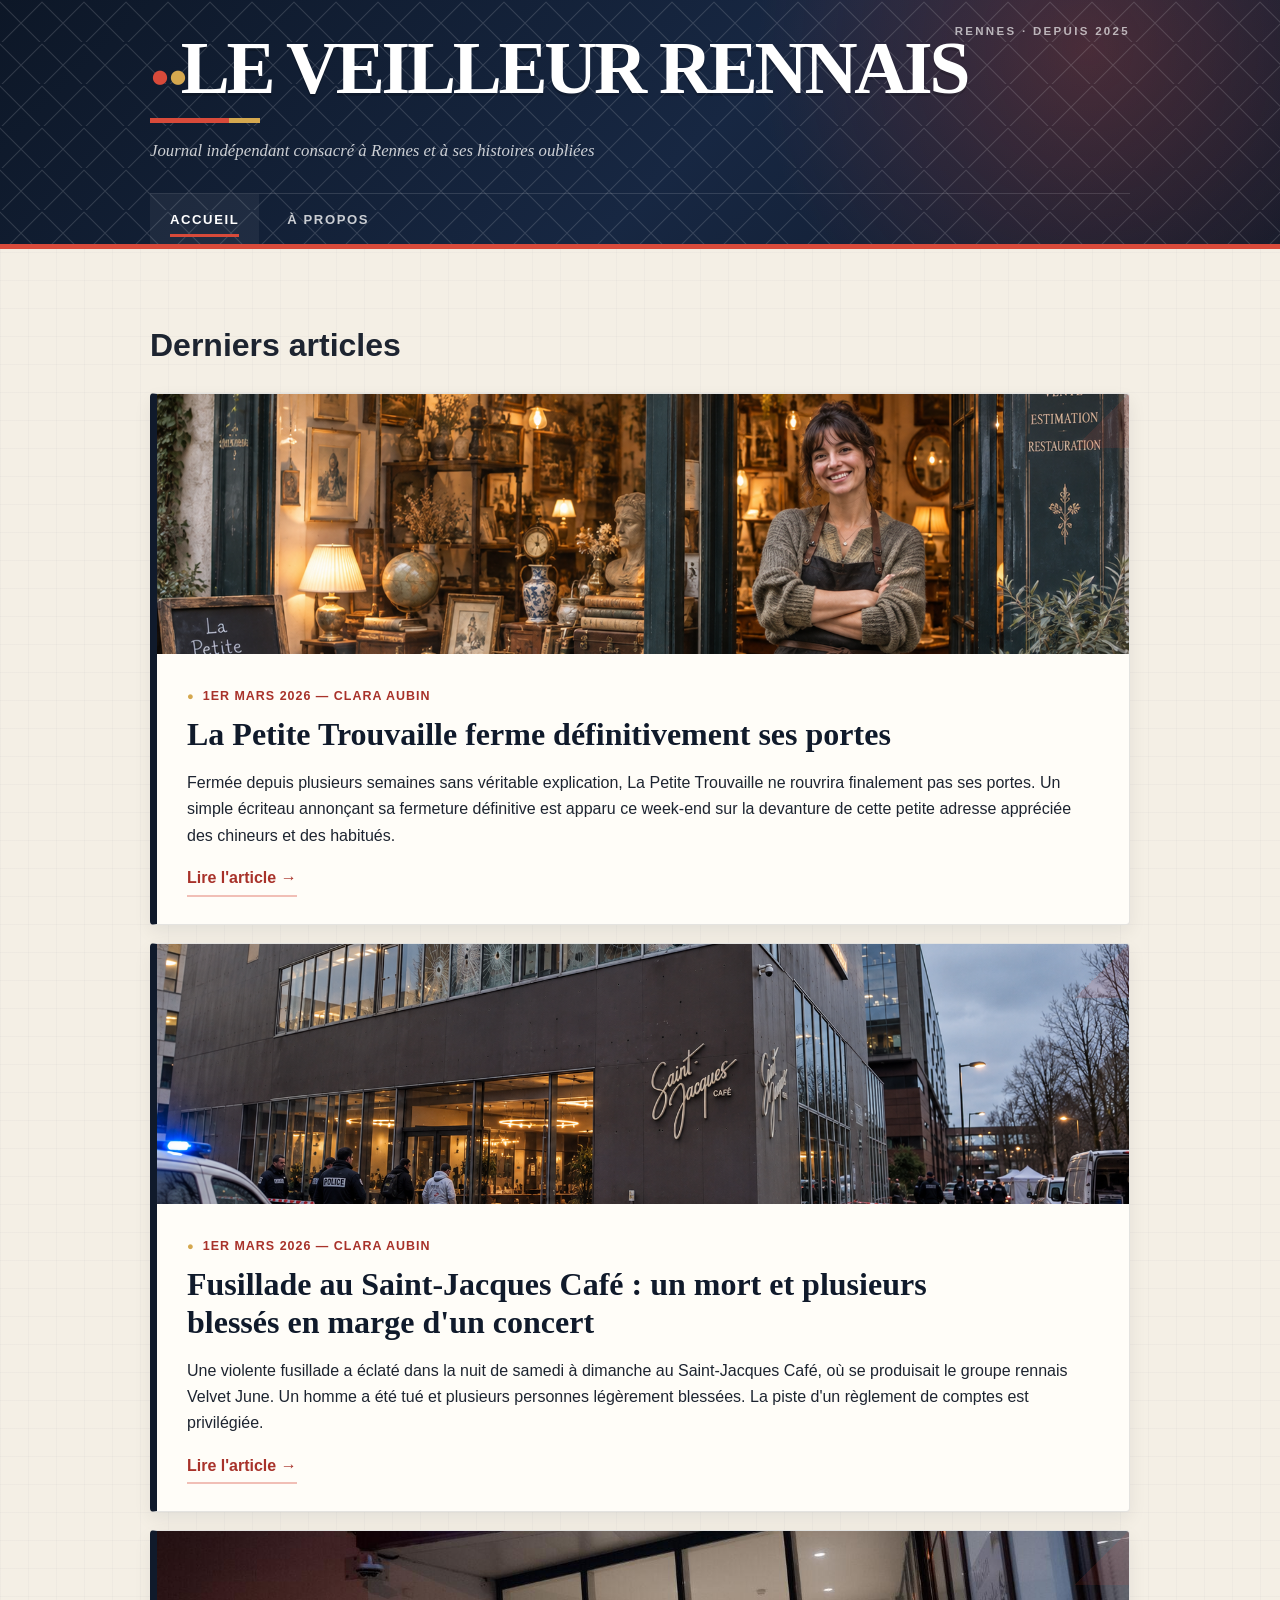
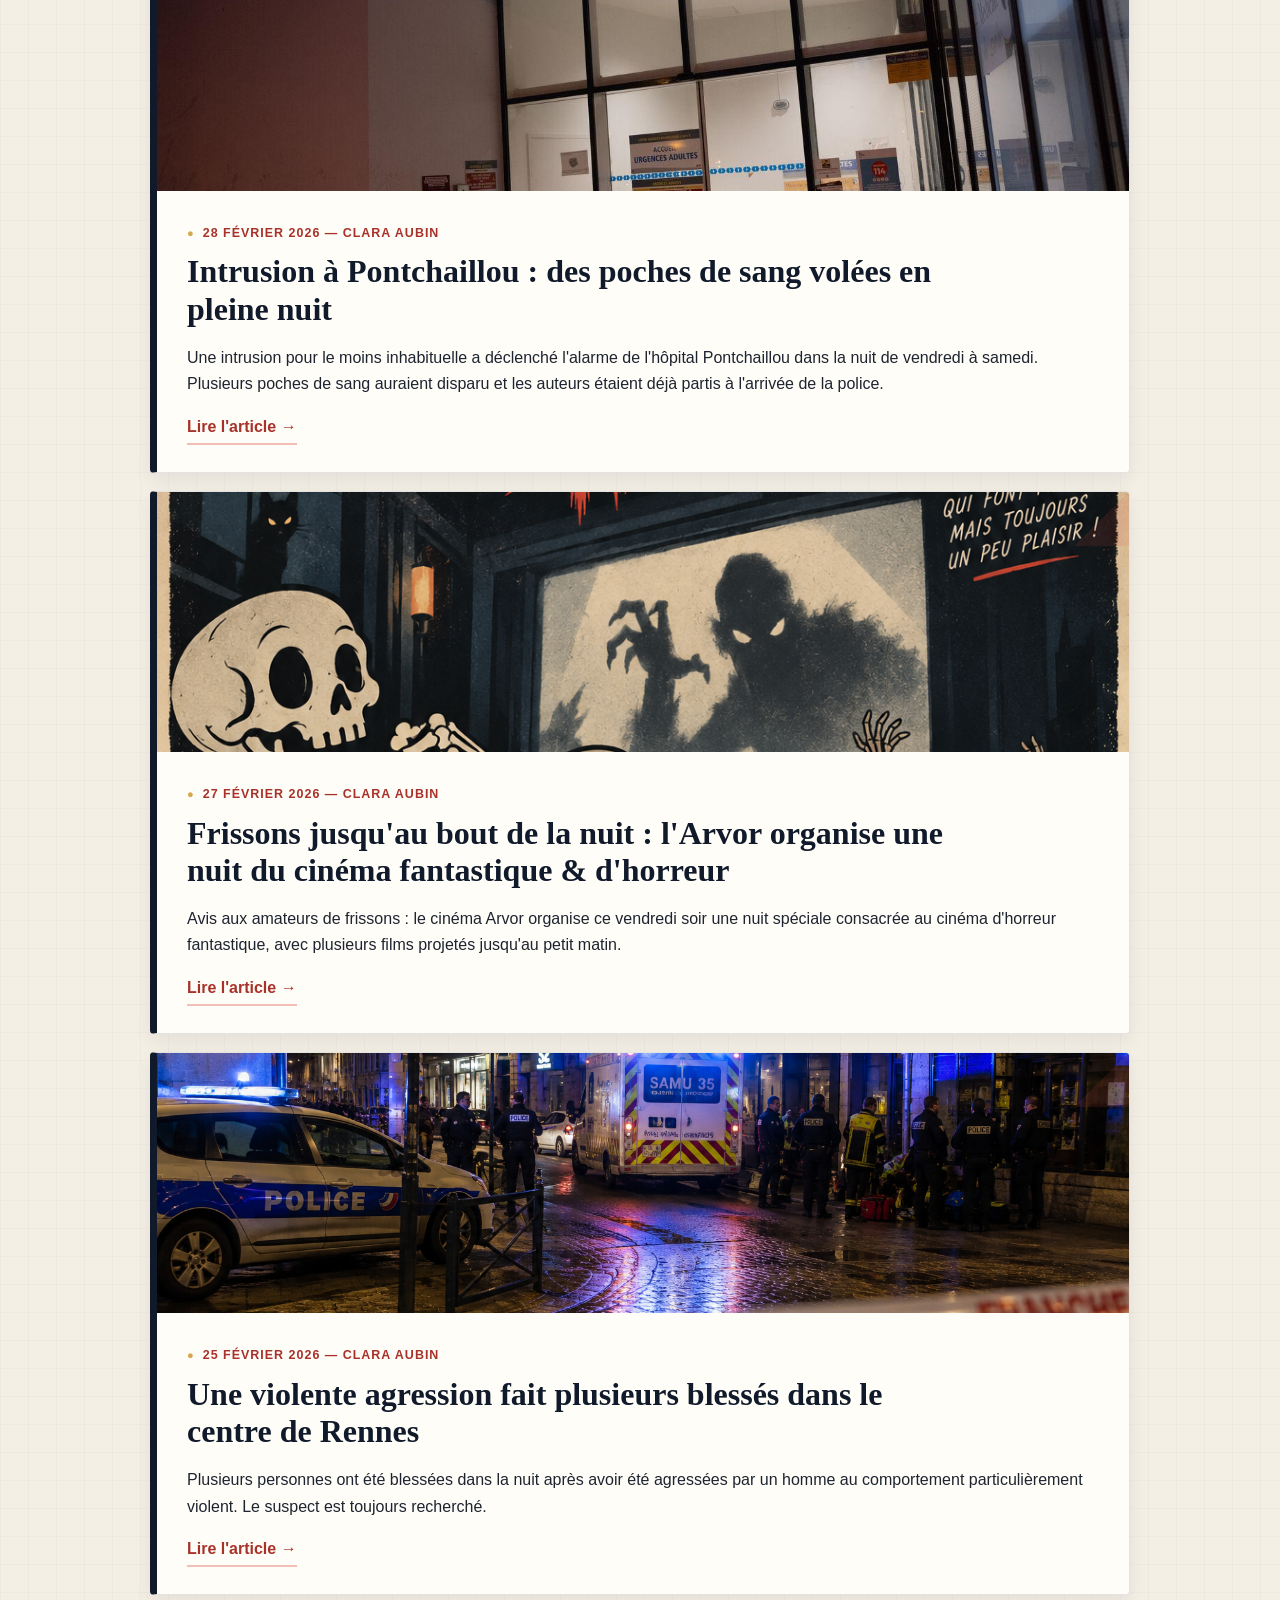
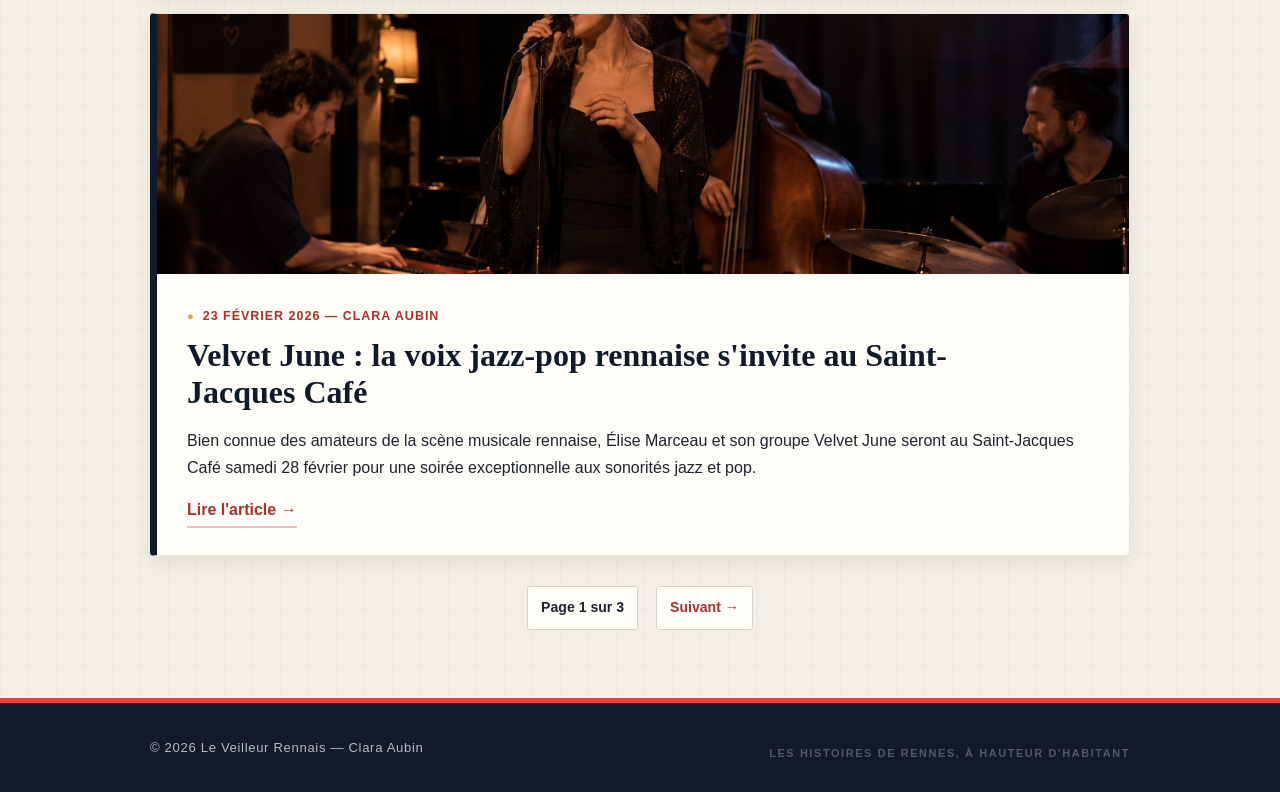
<file: index.html>
<!DOCTYPE html>
<html lang="fr">
<head>
  <meta charset="UTF-8">
  <meta name="viewport" content="width=device-width, initial-scale=1.0">
  <meta property="og:image" content="images/logo.png">
  <title>Le Veilleur Rennais</title>
  <link rel="stylesheet" href="style.css">
  <link rel="icon" type="image/png" href="images/logo.png">
</head>
<body>
<header class="site-header"><div class="container">
  <a class="site-title" href="index.html">Le Veilleur Rennais</a>
  <p class="site-subtitle">Journal indépendant consacré à Rennes et à ses histoires oubliées</p>
  <nav><a class="active" href="index.html">Accueil</a><a href="a-propos.html">À propos</a></nav>
</div></header>
<main class="container">
  <h1>Derniers articles</h1>
  <section id="articles-list" class="articles-list"></section>
  <div id="pagination" class="pagination"></div>
</main>
<footer><div class="container">© 2026 Le Veilleur Rennais — Clara Aubin</div></footer>
<script src="articles.js"></script><script src="index.js"></script>
</body></html>
</file>
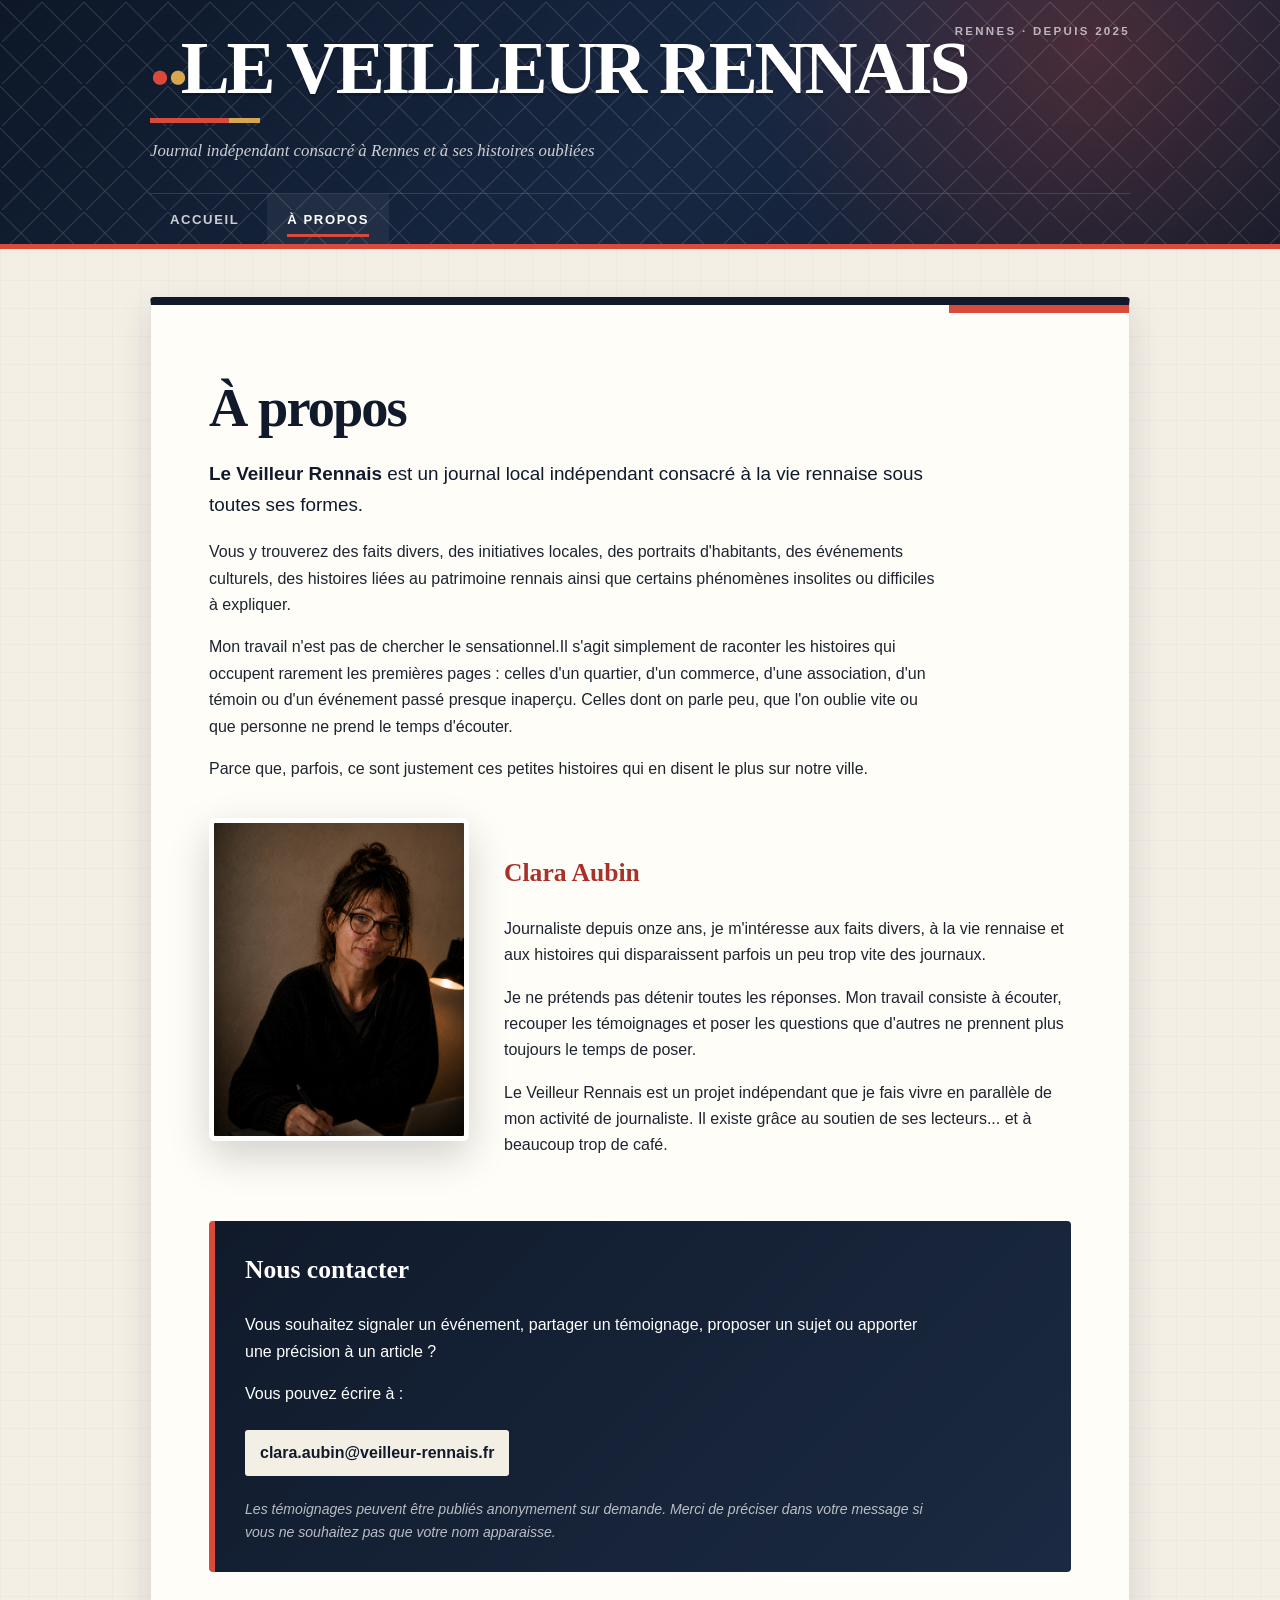
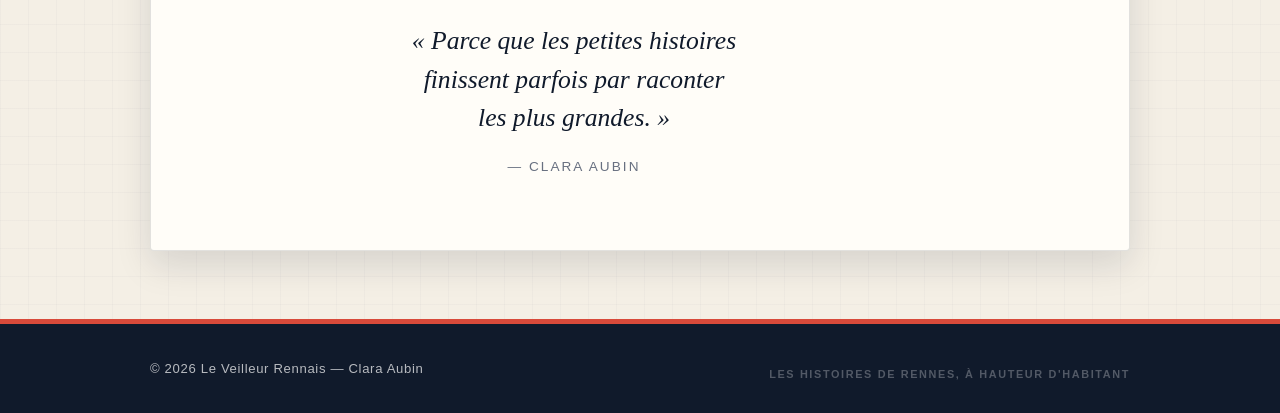
<file: a-propos.html>
<!DOCTYPE html>
<html lang="fr">
<head>
  <meta charset="UTF-8">
  <meta name="viewport" content="width=device-width, initial-scale=1.0">
  <meta property="og:image" content="images/logo.png">

  <title>À propos — Le Veilleur Rennais</title>

  <link rel="stylesheet" href="style.css">
  <link rel="icon" type="image/png" href="images/logo.png">
</head>

<body>

<header class="site-header"><div class="container">
  <a class="site-title" href="index.html">Le Veilleur Rennais</a>
  <p class="site-subtitle">Journal indépendant consacré à Rennes et à ses histoires oubliées</p>
  <nav><a  href="index.html">Accueil</a><a class="active" href="a-propos.html">À propos</a></nav>
</div></header>

<main class="container">

  <section class="about-page">

    <h1>À propos</h1>

    <section class="about-section">

      <p class="about-introduction">
        <strong>Le Veilleur Rennais</strong> est un journal local indépendant consacré
        à la vie rennaise sous toutes ses formes.
      </p>

      <p>
        Vous y trouverez des faits divers, des initiatives locales, des portraits
        d'habitants, des événements culturels, des histoires liées au patrimoine
        rennais ainsi que certains phénomènes insolites ou difficiles à expliquer.
      </p>

      <p>
        Mon travail n'est pas de chercher le sensationnel.Il s'agit simplement de raconter les histoires
        qui occupent rarement les premières pages : celles d'un quartier, d'un
        commerce, d'une association, d'un témoin ou d'un événement passé presque
        inaperçu. Celles dont on parle peu, que l'on oublie vite ou que personne ne prend le temps d'écouter.
      </p>

      <p>
       Parce que, parfois, ce sont justement ces petites histoires qui en disent le plus sur notre ville.
      </p>

    </section>

  <section class="about-section">

    <div class="about-clara">

        <img
            src="images/clara-aubin.png"
            alt="Clara Aubin"
            class="clara-photo">

        <div class="clara-text">

            <h2>Clara Aubin</h2>

            <p>
                Journaliste depuis onze ans, je m'intéresse aux faits divers,
                à la vie rennaise et aux histoires qui disparaissent parfois un peu trop
                vite des journaux.
            </p>

            <p>
                Je ne prétends pas détenir toutes les réponses. Mon travail consiste à
                écouter, recouper les témoignages et poser les questions que d'autres
                ne prennent plus toujours le temps de poser.
            </p>

            <p>
                Le Veilleur Rennais est un projet indépendant que je fais vivre en parallèle
                de mon activité de journaliste. Il existe grâce au soutien de ses lecteurs...
                et à beaucoup trop de café.
            </p>

        </div>

    </div>

</section>

    <section class="contact-box">

      <h2>Nous contacter</h2>

      <p>
        Vous souhaitez signaler un événement, partager un témoignage, proposer
        un sujet ou apporter une précision à un article ?
      </p>

      <p>
        Vous pouvez écrire à :
      </p>

      <p class="contact-email">
        <a href="mailto:clara.aubin@veilleur-rennais.fr">
          clara.aubin@veilleur-rennais.fr
        </a>
      </p>

      <p class="contact-note">
        Les témoignages peuvent être publiés anonymement sur demande.
        Merci de préciser dans votre message si vous ne souhaitez pas que votre
        nom apparaisse.
      </p>

    </section>
    <div class="journal-signature">

      <p class="journal-quote">
          « Parce que les petites histoires<br>
          finissent parfois par raconter<br>
          les plus grandes. »
      </p>

      <p class="journal-author">
          — Clara Aubin
      </p>

  </div>

  </section>

</main>

<footer>
  <div class="container">
    © 2026 Le Veilleur Rennais — Clara Aubin
  </div>
</footer>

</body>
</html>
</file>
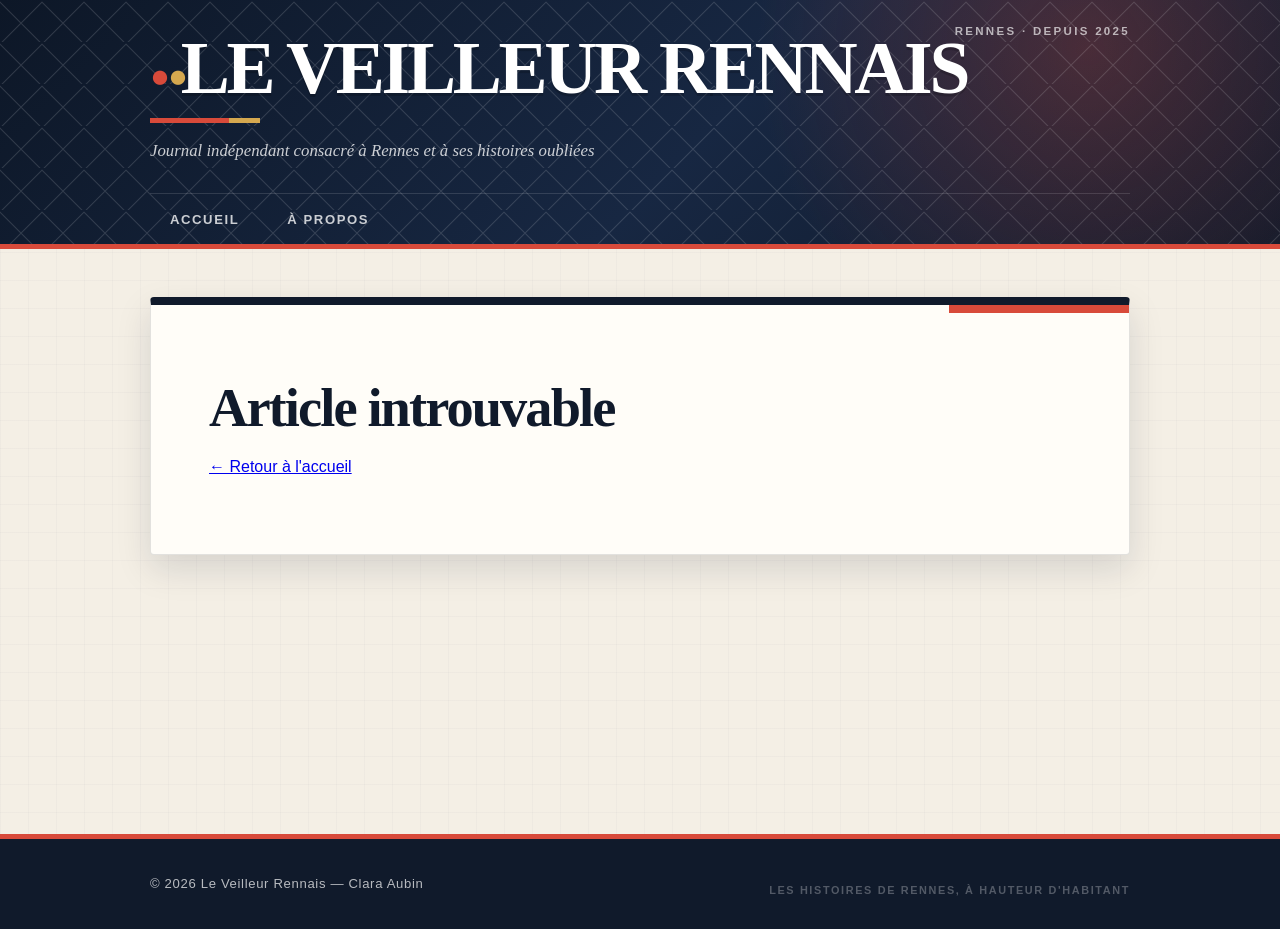
<file: article.html>
<!DOCTYPE html>
<html lang="fr">
<head>
  <meta charset="UTF-8">
  <meta name="viewport" content="width=device-width, initial-scale=1.0">
  <meta property="og:image" content="images/logo.png">
  <title>Article — Le Veilleur Rennais</title>
  <link rel="stylesheet" href="style.css">
  <link rel="icon" type="image/png" href="images/logo.png">
</head>
<body>
<header class="site-header"><div class="container">
  <a class="site-title" href="index.html">Le Veilleur Rennais</a>
  <p class="site-subtitle">Journal indépendant consacré à Rennes et à ses histoires oubliées</p>
  <nav><a href="index.html">Accueil</a><a href="a-propos.html">À propos</a></nav>
</div></header>
<main class="container">
  <article id="article-content" class="article-page"></article>
  <section id="comments-section" class="comments-section"></section>
</main>
<footer><div class="container">© 2026 Le Veilleur Rennais — Clara Aubin</div></footer>
<script src="articles.js"></script><script src="article.js"></script>
</body></html>
</file>
<file: style.css>
/* =========================================================
   LE VEILLEUR RENNAIS — identité visuelle
   Remplace entièrement ton ancien style.css par ce fichier.
   ========================================================= */

* { box-sizing: border-box; }

:root {
    --nuit: #101a2b;
    --nuit-claire: #1b2a42;
    --rouge: #d84a3a;
    --rouge-fonce: #a8322a;
    --creme: #f4efe5;
    --papier: #fffdf8;
    --encre: #1d2430;
    --gris: #687080;
    --ligne: #d8d2c8;
    --or: #d5a84f;
    --ombre: 0 14px 35px rgba(16, 26, 43, 0.13);
}

html { scroll-behavior: smooth; }

body {
    margin: 0;
    color: var(--encre);
    background:
        linear-gradient(rgba(16, 26, 43, 0.025) 1px, transparent 1px),
        linear-gradient(90deg, rgba(16, 26, 43, 0.025) 1px, transparent 1px),
        var(--creme);
    background-size: 28px 28px;
    font-family: "Segoe UI", Arial, sans-serif;
    line-height: 1.65;
}

.container {
    width: min(980px, calc(100% - 32px));
    margin: 0 auto;
}

.site-header {
    position: relative;
    overflow: hidden;
    color: white;
    background:
        radial-gradient(circle at 85% 20%, rgba(216, 74, 58, 0.27), transparent 30%),
        linear-gradient(135deg, #0d1727 0%, #172742 55%, #101a2b 100%);
    border-bottom: 5px solid var(--rouge);
    padding: 34px 0 0;
}

.site-header::before {
    content: "";
    position: absolute;
    inset: 0;
    opacity: 0.13;
    pointer-events: none;
    background-image:
        linear-gradient(45deg, transparent 46%, white 47%, white 48%, transparent 49%),
        linear-gradient(-45deg, transparent 46%, white 47%, white 48%, transparent 49%);
    background-size: 42px 42px;
}

.site-header::after {
    content: "RENNES · DEPUIS 2025";
    position: absolute;
    top: 22px;
    right: max(16px, calc((100% - 980px) / 2));
    color: rgba(255, 255, 255, 0.65);
    font-size: 0.72rem;
    font-weight: 700;
    letter-spacing: 0.2em;
}

.site-header .container { position: relative; z-index: 1; }

.site-title {
    display: inline-block;
    position: relative;
    color: white;
    font-family: Georgia, "Times New Roman", serif;
    font-size: clamp(2.5rem, 7vw, 4.6rem);
    font-weight: 900;
    line-height: 0.95;
    letter-spacing: -0.045em;
    text-decoration: none;
    text-transform: uppercase;
    text-shadow: 0 3px 0 rgba(0, 0, 0, 0.17);
}

.site-title::before {
    content: "●";
    display: inline-block;
    margin-right: 14px;
    color: var(--rouge);
    font-size: 0.45em;
    vertical-align: middle;
    text-shadow: 18px 0 0 var(--or);
}

.site-title::after {
    content: "";
    display: block;
    width: 110px;
    height: 5px;
    margin-top: 14px;
    background: linear-gradient(90deg, var(--rouge) 0 72%, var(--or) 72%);
}

.site-subtitle {
    max-width: 620px;
    margin: 14px 0 28px;
    color: rgba(255, 255, 255, 0.78);
    font-family: Georgia, "Times New Roman", serif;
    font-size: 1.05rem;
    font-style: italic;
}

nav {
    display: flex;
    gap: 8px;
    border-top: 1px solid rgba(255, 255, 255, 0.13);
}

nav a {
    display: inline-block;
    position: relative;
    padding: 15px 20px 14px;
    color: rgba(255, 255, 255, 0.78);
    font-size: 0.82rem;
    font-weight: 800;
    letter-spacing: 0.12em;
    text-decoration: none;
    text-transform: uppercase;
    transition: 0.2s ease;
}

nav a::after {
    content: "";
    position: absolute;
    right: 20px;
    bottom: 7px;
    left: 20px;
    height: 3px;
    background: var(--rouge);
    transform: scaleX(0);
    transform-origin: left;
    transition: transform 0.2s ease;
}

nav a:hover,
nav a.active {
    color: white;
    background: rgba(255, 255, 255, 0.055);
}

nav a:hover::after,
nav a.active::after { transform: scaleX(1); }

main { min-height: 65vh; padding: 48px 0 68px; }

.intro {
    display: flex;
    align-items: center;
    gap: 18px;
    margin-bottom: 22px;
}

.intro::before {
    content: "";
    width: 10px;
    height: 42px;
    flex: 0 0 10px;
    background: linear-gradient(var(--rouge) 0 70%, var(--or) 70%);
    border-radius: 2px;
}

.intro h1 {
    margin: 0;
    color: var(--nuit);
    font-family: Georgia, "Times New Roman", serif;
    font-size: clamp(2rem, 4vw, 2.9rem);
    letter-spacing: -0.025em;
}

.articles-list { display: grid; gap: 18px; }

.article-card {
    position: relative;
    overflow: hidden;
    padding: 28px 30px 27px;
    background: var(--papier);
    border: 1px solid rgba(16, 26, 43, 0.11);
    border-left: 7px solid var(--nuit);
    border-radius: 4px;
    box-shadow: 0 7px 18px rgba(16, 26, 43, 0.07);
    transition: transform 0.2s ease, box-shadow 0.2s ease, border-left-color 0.2s ease;
}

.article-card::after {
    content: "";
    position: absolute;
    top: 0;
    right: 0;
    width: 54px;
    height: 54px;
    background: linear-gradient(135deg, transparent 50%, rgba(216, 74, 58, 0.12) 50%);
}

.article-card:hover {
    transform: translateY(-3px);
    border-left-color: var(--rouge);
    box-shadow: var(--ombre);
}

.article-card h2 {
    max-width: 780px;
    margin: 8px 0 12px;
    font-family: Georgia, "Times New Roman", serif;
    font-size: clamp(1.5rem, 3vw, 2rem);
    line-height: 1.18;
}

.article-card h2 a { color: var(--nuit); text-decoration: none; }
.article-card h2 a:hover { color: var(--rouge-fonce); }

.article-card > p:not(.article-meta) {
    max-width: 790px;
    margin: 0 0 18px;
    color: #414957;
}

.article-meta {
    display: inline-flex;
    align-items: center;
    gap: 8px;
    margin: 0;
    color: var(--rouge-fonce);
    font-size: 0.78rem;
    font-weight: 800;
    letter-spacing: 0.08em;
    text-transform: uppercase;
}

.article-meta::before { content: "●"; color: var(--or); font-size: 0.7rem; }

.read-more,
.back-link a,
.about-page a {
    color: var(--rouge-fonce);
    font-weight: 800;
    text-decoration: none;
}

.read-more {
    display: inline-block;
    padding-bottom: 3px;
    border-bottom: 2px solid rgba(216, 74, 58, 0.35);
}

.read-more:hover,
.back-link a:hover,
.about-page a:hover {
    color: var(--rouge);
    border-color: var(--rouge);
}

.article-page,
.comments-section,
.about-page {
    background: var(--papier);
    border: 1px solid rgba(16, 26, 43, 0.12);
    border-radius: 4px;
    box-shadow: var(--ombre);
}

.article-page,
.about-page {
    position: relative;
    overflow: hidden;
    padding: clamp(28px, 6vw, 58px);
    border-top: 8px solid var(--nuit);
}

.article-page::before,
.about-page::before {
    content: "";
    position: absolute;
    top: 0;
    right: 0;
    width: 180px;
    height: 8px;
    background: var(--rouge);
}

.article-page h1,
.about-page h1 {
    max-width: 800px;
    margin: 16px 0 12px;
    color: var(--nuit);
    font-family: Georgia, "Times New Roman", serif;
    font-size: clamp(2rem, 5vw, 3.4rem);
    line-height: 1.08;
    letter-spacing: -0.035em;
}

.article-body {
    max-width: 760px;
    margin-top: 36px;
    color: #282f3a;
    font-family: Georgia, "Times New Roman", serif;
    font-size: 1.12rem;
    line-height: 1.78;
}

.article-body p { margin: 0 0 1.35em; }

.article-body p:first-child::first-letter {
    float: left;
    margin: 8px 9px 0 0;
    color: var(--rouge-fonce);
    font-family: Georgia, "Times New Roman", serif;
    font-size: 4.2rem;
    font-weight: 800;
    line-height: 0.75;
}

.back-link { margin: 0 0 20px; font-size: 0.9rem; }

.comments-section {
    margin-top: 26px;
    padding: clamp(25px, 5vw, 42px);
    border-top: 5px solid var(--rouge);
}

.comments-section h2 {
    display: flex;
    align-items: center;
    gap: 12px;
    margin: 0 0 18px;
    color: var(--nuit);
    font-family: Georgia, "Times New Roman", serif;
    font-size: 1.75rem;
}

.comments-section h2::before { content: "✦"; color: var(--or); }

.comment {
    position: relative;
    margin-top: 14px;
    padding: 18px 20px 18px 24px;
    background: #f7f4ed;
    border: 1px solid #e1dbcf;
    border-left: 4px solid var(--nuit-claire);
    border-radius: 3px;
}

.comment:nth-child(even) { border-left-color: var(--rouge); }

.comment-header {
    display: flex;
    flex-wrap: wrap;
    justify-content: space-between;
    gap: 10px;
    font-size: 0.9rem;
}

.comment-header strong { color: var(--nuit); letter-spacing: 0.02em; }
.comment-header span { color: var(--gris); font-size: 0.8rem; }
.comment p { margin: 9px 0 0; color: #353c47; }

.about-page h2 {
    margin-top: 34px;
    color: var(--rouge-fonce);
    font-family: Georgia, "Times New Roman", serif;
    font-size: 1.6rem;
}

.about-page p { max-width: 730px; }

.contact {
    margin-top: 34px;
    padding: 22px;
    background: var(--nuit);
    color: white;
    border-left: 5px solid var(--rouge);
}

.contact a { color: #ffdca0; }

.pagination {
    display: flex;
    justify-content: center;
    align-items: center;
    gap: 18px;
    margin-top: 30px;
    font-size: 0.88rem;
    font-weight: 700;
}

.pagination a,
.pagination span {
    padding: 9px 13px;
    background: var(--papier);
    border: 1px solid var(--ligne);
    border-radius: 3px;
}
.about-section {
    margin-top: 36px;
}

.about-section:first-of-type {
    margin-top: 20px;
}

.about-introduction {
    font-size: 1.18rem;
    color: var(--nuit);
}

.contact-box {
    margin-top: 46px;
    padding: 28px 30px;
    color: white;
    background:
        linear-gradient(
            135deg,
            var(--nuit) 0%,
            var(--nuit-claire) 100%
        );
    border-left: 6px solid var(--rouge);
    border-radius: 4px;
}

.contact-box h2 {
    margin-top: 0;
    color: white;
}

.contact-box p {
    max-width: 700px;
}

.contact-email {
    margin: 22px 0;
}

.contact-email a {
    display: inline-block;
    padding: 10px 15px;
    color: var(--nuit);
    background: var(--creme);
    border-radius: 3px;
    font-weight: 800;
    text-decoration: none;
}

.contact-email a:hover {
    color: white;
    background: var(--rouge);
}

.contact-note {
    margin-bottom: 0;
    color: rgba(255, 255, 255, 0.7);
    font-size: 0.88rem;
    font-style: italic;
}

.pagination a { color: var(--rouge-fonce); text-decoration: none; }
.pagination a:hover { color: white; background: var(--rouge); border-color: var(--rouge); }

.journal-signature{
    margin-top:50px;
    text-align:center;
}

.journal-quote{
    margin:0;
    color:var(--nuit);
    font-family:Georgia, "Times New Roman", serif;
    font-size:1.6rem;
    font-style:italic;
    line-height:1.5;
}

.journal-author{
    margin-top:18px;
    color:var(--gris);
    letter-spacing:.15em;
    text-transform:uppercase;
    font-size:.85rem;
}

.about-clara{
    display:flex;
    align-items:flex-start;
    gap:35px;
    margin-top:20px;
}

.clara-photo{
    width:260px;
    flex-shrink:0;

    border-radius:6px;

    box-shadow:0 15px 40px rgba(0,0,0,.18);

    border:5px solid white;
}

.clara-text{
    flex:1;
}

.article-image {
    margin: 32px 0;
}

.article-image img {
    display: block;
    width: 100%;
    max-height: 520px;
    object-fit: cover;
    border-radius: 4px;
}

.article-image figcaption {
    margin-top: 8px;
    color: var(--gris);
    font-size: 0.82rem;
    font-style: italic;
}

.article-card {
    padding: 0;
}

.article-card-image {
    display: block;
    width: 100%;
    height: 260px;
    object-fit: cover;
}

.article-card-content {
    padding: 28px 30px 27px;
}


footer {
    position: relative;
    overflow: hidden;
    padding: 34px 0;
    color: rgba(255, 255, 255, 0.7);
    background: var(--nuit);
    border-top: 5px solid var(--rouge);
    font-size: 0.82rem;
    letter-spacing: 0.05em;
}

footer::after {
    content: "LES HISTOIRES DE RENNES, À HAUTEUR D'HABITANT";
    position: absolute;
    right: max(16px, calc((100% - 980px) / 2));
    bottom: 29px;
    color: rgba(255, 255, 255, 0.28);
    font-size: 0.68rem;
    font-weight: 800;
    letter-spacing: 0.15em;
}

@media (max-width: 720px) {
    .site-header::after { display: none; }
    .site-title { padding-right: 0; font-size: 2.5rem; }
    .site-title::before { margin-right: 10px; }
    nav { overflow-x: auto; }
    nav a { flex: 0 0 auto; padding-right: 14px; padding-left: 14px; }
    .article-card { padding: 23px 21px; }
    .article-page, .about-page, .comments-section { padding: 25px 21px; }
    .article-body { font-size: 1.04rem; }
    footer::after { display: none; }
}

@media (max-width: 460px) {
    .container { width: min(100% - 20px, 980px); }
    .site-title { font-size: 2rem; }
    .site-subtitle { font-size: 0.94rem; }
    .comment-header { display: block; }
    .comment-header span { display: block; margin-top: 3px; }
}
@media (max-width:800px){

    .about-clara{
        flex-direction:column;
    }

    .clara-photo{
        width:100%;
        max-width:320px;
        margin:auto;
    }

}


@media (max-width: 600px) {
    .article-card-image {
        height: 190px;
    }

    .article-card-content {
        padding: 22px 20px;
    }
}
</file>
